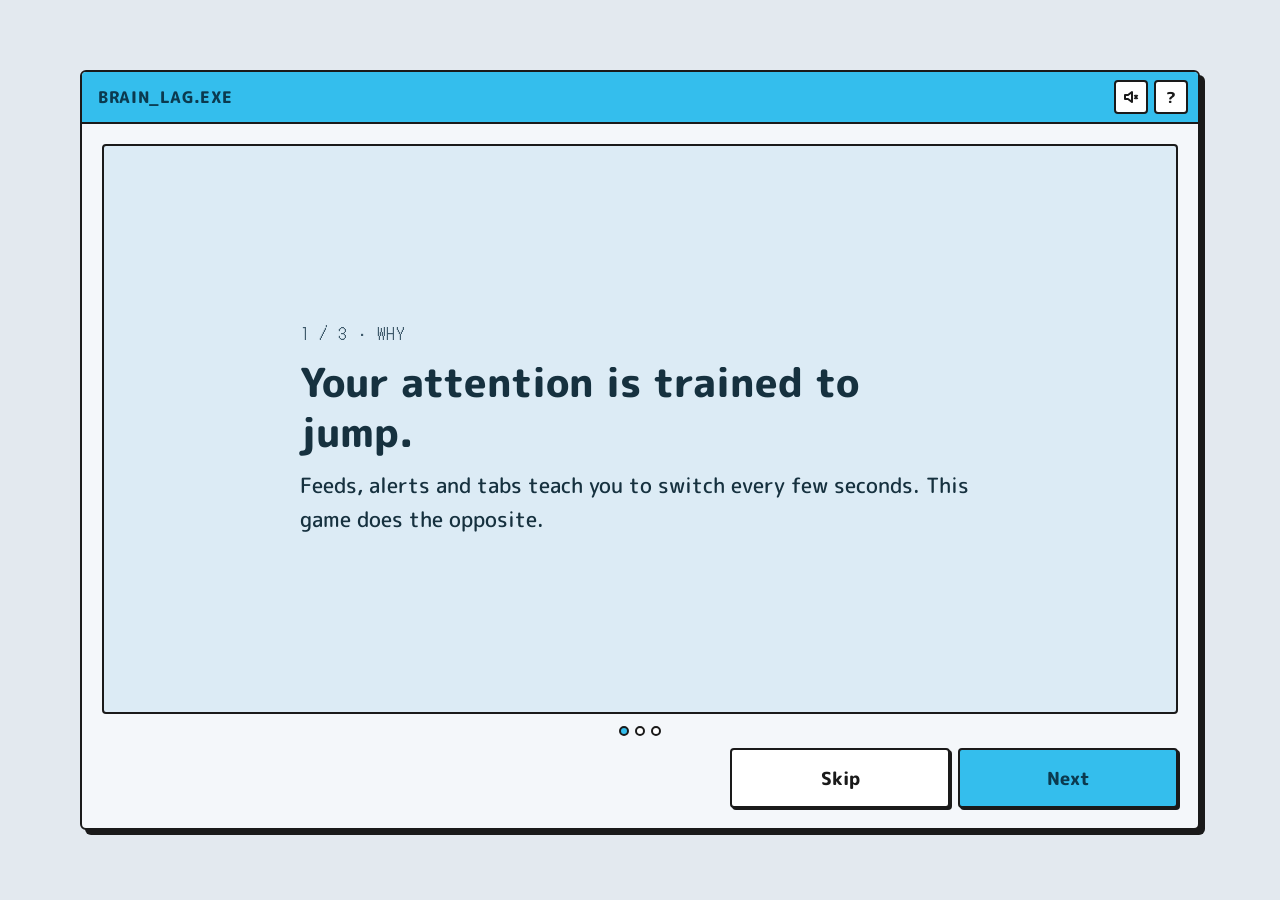
<file: index.html>
<!doctype html>
<html lang="en">
<head>
  <meta charset="utf-8">
  <meta name="viewport" content="width=device-width, initial-scale=1, viewport-fit=cover">
  <title>Brain Lag</title>
  <meta name="description" content="A two-minute working-memory workout: always answer the problem from N steps ago.">
  <meta name="theme-color" content="#34BEED">
  <meta property="og:title" content="Brain Lag">
  <meta property="og:description" content="A two-minute working-memory workout: always answer the problem from N steps ago.">
  <meta property="og:type" content="website">
  <meta property="og:url" content="https://brainlag-bay.vercel.app/">
  <meta property="og:image" content="https://brainlag-bay.vercel.app/og.png">
  <meta property="og:image:width" content="1200">
  <meta property="og:image:height" content="630">
  <meta property="og:image:alt" content="Brain Lag: answer the problem from N steps ago.">
  <meta name="twitter:card" content="summary_large_image">
  <link rel="icon" href="data:image/svg+xml,%3Csvg xmlns='http://www.w3.org/2000/svg' viewBox='0 0 32 32'%3E%3Crect x='2' y='2' width='26' height='26' rx='4' fill='%231A1A1A'/%3E%3Crect x='1' y='1' width='26' height='26' rx='4' fill='%2334BEED' stroke='%231A1A1A' stroke-width='2'/%3E%3Ctext x='14' y='21' font-family='monospace' font-weight='bold' font-size='16' text-anchor='middle' fill='%230B3A4F'%3EN%3C/text%3E%3C/svg%3E">
  <link rel="preload" href="fonts/mplusrounded1c-800-latin.woff2" as="font" type="font/woff2" crossorigin>
  <link rel="preload" href="fonts/dotgothic16-latin.woff2" as="font" type="font/woff2" crossorigin>
  <link rel="stylesheet" href="style.css">
</head>
<body>
<div class="desk">
  <div class="window" id="window">

    <header class="titlebar">
      <span class="titlebar-name">BRAIN_LAG.EXE</span>
      <div class="titlebar-btns">
        <button class="tb-btn" id="btn-sound" type="button" aria-pressed="false" aria-label="Sound" title="Sound">
          <svg class="sound-off" viewBox="0 0 16 16" fill="none" stroke="currentColor" stroke-width="2" stroke-linejoin="round" aria-hidden="true"><path d="M2 6h3l4-3v10l-4-3H2z"/><path d="M11.5 6l3 4M14.5 6l-3 4"/></svg>
          <svg class="sound-on" viewBox="0 0 16 16" fill="none" stroke="currentColor" stroke-width="2" stroke-linejoin="round" aria-hidden="true"><path d="M2 6h3l4-3v10l-4-3H2z"/><path d="M11.5 5.5a3.5 3.5 0 0 1 0 5"/></svg>
        </button>
        <button class="tb-btn" id="btn-help" type="button" aria-label="Why this game" title="Why this game">?</button>
        <button class="tb-btn" id="btn-close" type="button" aria-label="Back to levels" title="Back to levels" hidden>×</button>
      </div>
    </header>

    <main class="window-body">

      <!-- Intro: why play -->
      <section class="view" id="view-intro" hidden>
        <div class="screen screen--grow intro-screen">
          <p class="intro-step" id="intro-step"></p>
          <h1 class="intro-title" id="intro-title"></h1>
          <p class="intro-text" id="intro-text"></p>
        </div>
        <div class="dots" id="intro-dots"></div>
        <div class="btn-row">
          <button class="btn" id="intro-skip" type="button">Skip</button>
          <button class="btn btn--primary" id="intro-next" type="button">Next</button>
        </div>
      </section>

      <!-- Level select -->
      <section class="view" id="view-menu" hidden>
        <div class="screen">
          <div class="menu-head">
            <p class="menu-title">BRAIN LAG</p>
            <p class="menu-sub">ANSWER THE PROBLEM FROM N STEPS AGO</p>
          </div>
          <ul class="tracks" id="tracks"></ul>
        </div>
        <div class="menu-foot">
          <button class="btn" id="menu-why" type="button">Why play</button>
          <button class="btn btn--silver" id="menu-tutorial" type="button">Tutorial</button>
        </div>
      </section>

      <!-- Game -->
      <section class="view" id="view-game" hidden>
        <div class="screen screen--grow">
          <div class="screen-status">
            <span id="status"></span>
            <span class="timer" id="timer">00:00</span>
          </div>
          <div class="stack" id="stack" aria-live="polite"></div>
        </div>
        <div class="coach" id="coach" hidden><span class="coach-arrow" id="coach-arrow">▲</span><span id="coach-text"></span></div>
        <div class="progress">
          <div class="progress-track"><div class="progress-fill" id="progress-fill" style="width: 0%"></div></div>
          <span class="progress-label" id="progress-label">0/20</span>
        </div>
        <div class="keypad" id="keypad">
          <button class="key" data-key="1" type="button">1</button>
          <button class="key" data-key="2" type="button">2</button>
          <button class="key" data-key="3" type="button">3</button>
          <button class="key" data-key="4" type="button">4</button>
          <button class="key" data-key="5" type="button">5</button>
          <button class="key" data-key="6" type="button">6</button>
          <button class="key" data-key="7" type="button">7</button>
          <button class="key" data-key="8" type="button">8</button>
          <button class="key" data-key="9" type="button">9</button>
          <button class="key key--silver key--word" data-key="retry" type="button">
            <svg viewBox="0 0 16 16" fill="none" stroke="currentColor" stroke-width="2" stroke-linecap="round" aria-hidden="true"><path d="M3 8a5 5 0 1 0 1.5-3.5"/><path d="M3 2v3h3"/></svg>Retry
          </button>
          <button class="key" data-key="0" type="button">0</button>
          <button class="key key--primary key--word" data-key="action" id="key-action" type="button">Next</button>
        </div>
      </section>

      <!-- Results -->
      <section class="view" id="view-results" hidden>
        <div class="screen result-screen">
          <p class="result-level" id="res-level"></p>
          <p class="result-score"><span id="res-correct"></span><small id="res-total"></small></p>
          <p class="result-time" id="res-time"></p>
          <div class="result-strip" id="res-strip" aria-hidden="true"></div>
          <span class="badge" id="res-badge" hidden>new best</span>
          <p class="result-line" id="res-line"></p>
        </div>
        <div class="btn-row">
          <button class="btn btn--primary" id="res-again" type="button">Again</button>
          <button class="btn" id="res-levels" type="button">Levels</button>
        </div>
      </section>

    <!-- Pause + quit confirm cover the window body, title bar stays visible -->
    <div class="overlay" id="overlay-pause" hidden>
      <div class="overlay-card">
        <p class="overlay-title">Paused</p>
        <p class="overlay-text">The stack is covered while you're away. The timer is stopped.</p>
        <button class="btn btn--primary" id="pause-resume" type="button">Resume</button>
      </div>
    </div>
    <div class="overlay" id="overlay-quit" hidden>
      <div class="overlay-card">
        <p class="overlay-title">Quit round?</p>
        <p class="overlay-text">This round won't be saved.</p>
        <div class="btn-row">
          <button class="btn btn--primary" id="quit-stay" type="button">Keep going</button>
          <button class="btn" id="quit-leave" type="button">Quit</button>
        </div>
      </div>
    </div>

    </main>

  </div>
</div>
<script src="game.js"></script>
</body>
</html>
</file>
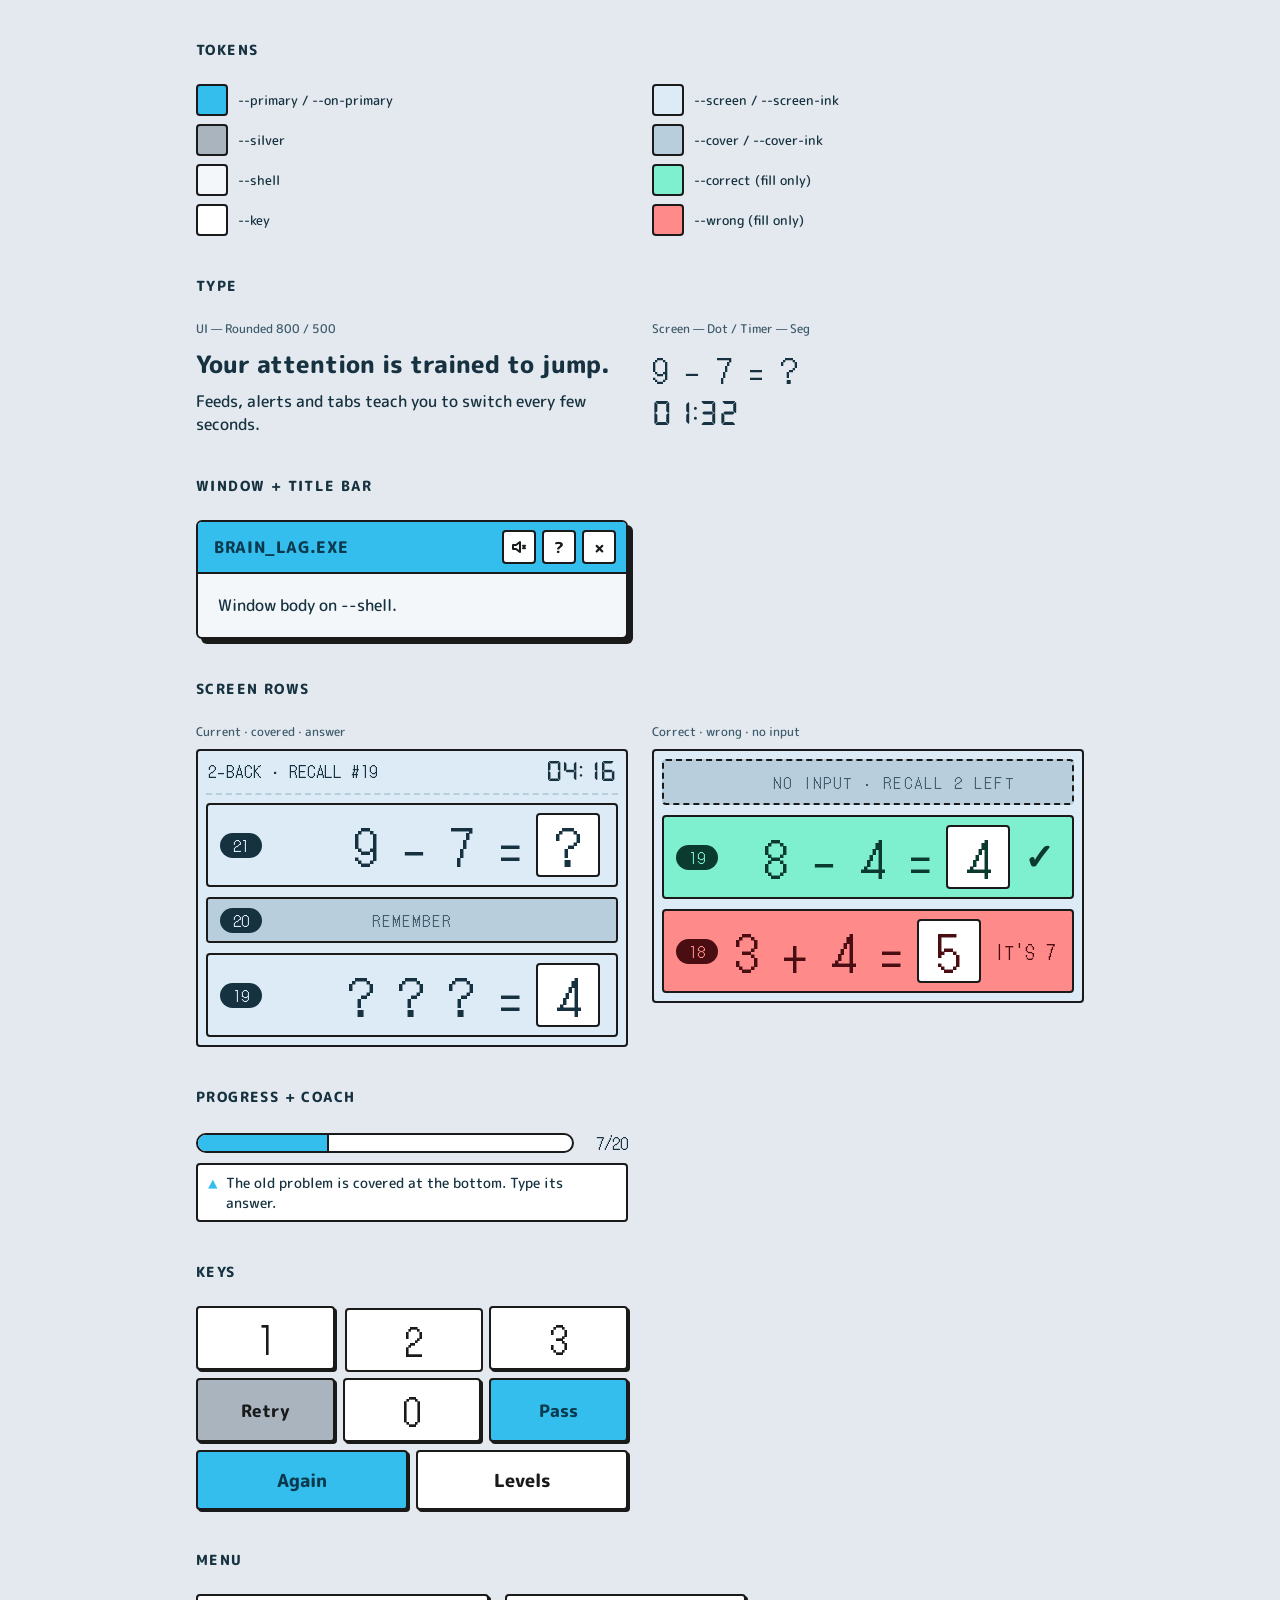
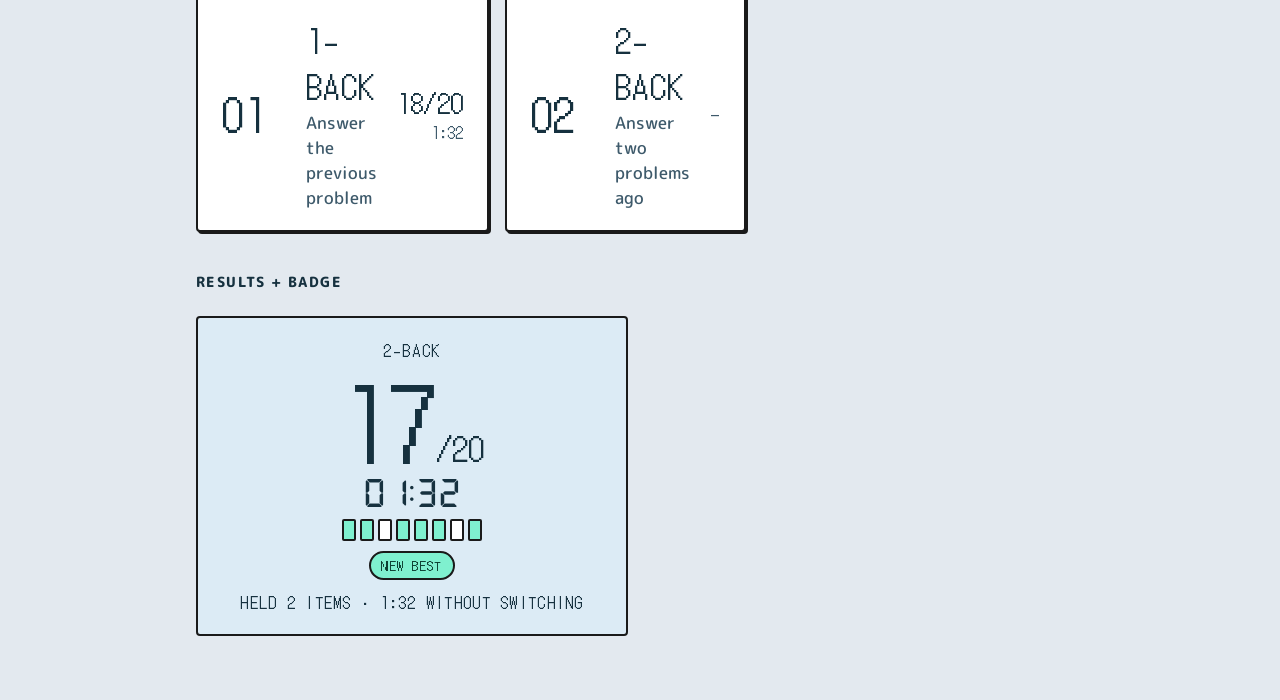
<file: styleboard.html>
<!doctype html>
<html lang="en">
<head>
  <meta charset="utf-8">
  <meta name="viewport" content="width=device-width, initial-scale=1">
  <title>Brain Lag style board</title>
  <link rel="stylesheet" href="style.css">
  <style>
    /* board layout only — not part of the game */
    body { overflow: auto; }
    .board { max-width: 920px; margin: 0 auto; padding: 24px 16px 64px; display: grid; grid-template-columns: repeat(auto-fit, minmax(300px, 1fr)); gap: 24px; }
    .board h2 { grid-column: 1 / -1; margin: 16px 0 0; font-weight: 800; font-size: 14px; letter-spacing: .1em; text-transform: uppercase; }
    .cell { display: flex; flex-direction: column; gap: 8px; }
    .cell > p { margin: 0; font-size: 12px; color: var(--cover-ink); }
    .swatch { display: flex; align-items: center; gap: 10px; font-size: 13px; }
    .swatch i { width: 32px; height: 32px; border: var(--line); border-radius: 4px; }
    .board .window { height: auto; }
  </style>
</head>
<body>
<div class="board">

  <h2>Tokens</h2>
  <div class="cell">
    <div class="swatch"><i style="background:var(--primary)"></i>--primary / --on-primary</div>
    <div class="swatch"><i style="background:var(--silver)"></i>--silver</div>
    <div class="swatch"><i style="background:var(--shell)"></i>--shell</div>
    <div class="swatch"><i style="background:var(--key)"></i>--key</div>
  </div>
  <div class="cell">
    <div class="swatch"><i style="background:var(--screen)"></i>--screen / --screen-ink</div>
    <div class="swatch"><i style="background:var(--cover)"></i>--cover / --cover-ink</div>
    <div class="swatch"><i style="background:var(--correct)"></i>--correct (fill only)</div>
    <div class="swatch"><i style="background:var(--wrong)"></i>--wrong (fill only)</div>
  </div>

  <h2>Type</h2>
  <div class="cell">
    <p>UI — Rounded 800 / 500</p>
    <div style="font-weight:800;font-size:24px">Your attention is trained to jump.</div>
    <div style="font-size:16px">Feeds, alerts and tabs teach you to switch every few seconds.</div>
  </div>
  <div class="cell">
    <p>Screen — Dot / Timer — Seg</p>
    <div style="font-family:var(--dot);font-size:32px">9 − 7 = ?</div>
    <div class="timer" style="font-size:24px">01:32</div>
  </div>

  <h2>Window + title bar</h2>
  <div class="cell">
    <div class="window">
      <div class="titlebar">
        <span class="titlebar-name">BRAIN_LAG.EXE</span>
        <div class="titlebar-btns">
          <button class="tb-btn" aria-pressed="false" aria-label="Sound"><svg viewBox="0 0 16 16" fill="none" stroke="currentColor" stroke-width="2" stroke-linejoin="round" aria-hidden="true"><path d="M2 6h3l4-3v10l-4-3H2z"/><path d="M11.5 6l3 4M14.5 6l-3 4"/></svg></button>
          <button class="tb-btn" aria-label="Why this game">?</button>
          <button class="tb-btn" aria-label="Quit">×</button>
        </div>
      </div>
      <div class="window-body"><p style="margin:0">Window body on --shell.</p></div>
    </div>
  </div>

  <h2>Screen rows</h2>
  <div class="cell">
    <p>Current · covered · answer</p>
    <div class="screen">
      <div class="screen-status"><span>2-back · recall #19</span><span class="timer">04:16</span></div>
      <div class="stack" style="min-height:0">
        <div class="row is-current"><span class="tag">21</span><div class="row-main"><span>9 − 7 =</span><span class="box">?</span></div></div>
        <div class="row is-hidden"><span class="tag">20</span><div class="row-main"><span>6 + 2 =</span></div><span class="cover-label">remember</span></div>
        <div class="row is-answer"><span class="tag">19</span><div class="row-main"><span>? ? ? =</span><span class="box is-pending">4</span></div></div>
      </div>
    </div>
  </div>
  <div class="cell">
    <p>Correct · wrong · no input</p>
    <div class="screen">
      <div class="stack">
        <div class="row is-blank"><span class="tag"></span><div class="row-main"><span>no input · recall 2 left</span></div></div>
        <div class="row is-ok"><span class="tag">19</span><div class="row-main"><span>8 − 4 =</span><span class="box">4</span><span class="verdict">✓</span></div></div>
        <div class="row is-bad"><span class="tag">18</span><div class="row-main"><span>3 + 4 =</span><span class="box">5</span><span class="verdict">it's 7</span></div></div>
      </div>
    </div>
  </div>

  <h2>Progress + coach</h2>
  <div class="cell">
    <div class="progress"><div class="progress-track"><div class="progress-fill" style="width: 35%"></div></div><span class="progress-label">7/20</span></div>
    <div class="coach"><span class="coach-arrow">▲</span><span>The old problem is covered at the bottom. Type its answer.</span></div>
  </div>

  <h2>Keys</h2>
  <div class="cell">
    <div class="keypad">
      <button class="key">1</button><button class="key is-pressed">2</button><button class="key">3</button>
      <button class="key key--silver key--word">Retry</button><button class="key">0</button><button class="key key--primary key--word">Pass</button>
    </div>
    <div class="btn-row"><button class="btn btn--primary">Again</button><button class="btn">Levels</button></div>
  </div>

  <h2>Menu</h2>
  <div class="cell">
    <ul class="tracks">
      <li><button class="track"><span class="track-num">01</span><span class="track-text"><span class="track-name">1-BACK</span><span class="track-sub">Answer the previous problem</span></span><span class="track-best"><b>18/20</b>1:32</span></button></li>
      <li><button class="track"><span class="track-num">02</span><span class="track-text"><span class="track-name">2-BACK</span><span class="track-sub">Answer two problems ago</span></span><span class="track-best">—</span></button></li>
    </ul>
  </div>

  <h2>Results + badge</h2>
  <div class="cell">
    <div class="screen result-screen">
      <p class="result-level">2-back</p>
      <p class="result-score">17<small>/20</small></p>
      <p class="result-time">01:32</p>
      <div class="result-strip"><i></i><i></i><i class="miss"></i><i></i><i></i><i></i><i class="miss"></i><i></i></div>
      <span class="badge">new best</span>
      <p class="result-line">held 2 items · 1:32 without switching</p>
    </div>
  </div>

</div>
</body>
</html>
</file>
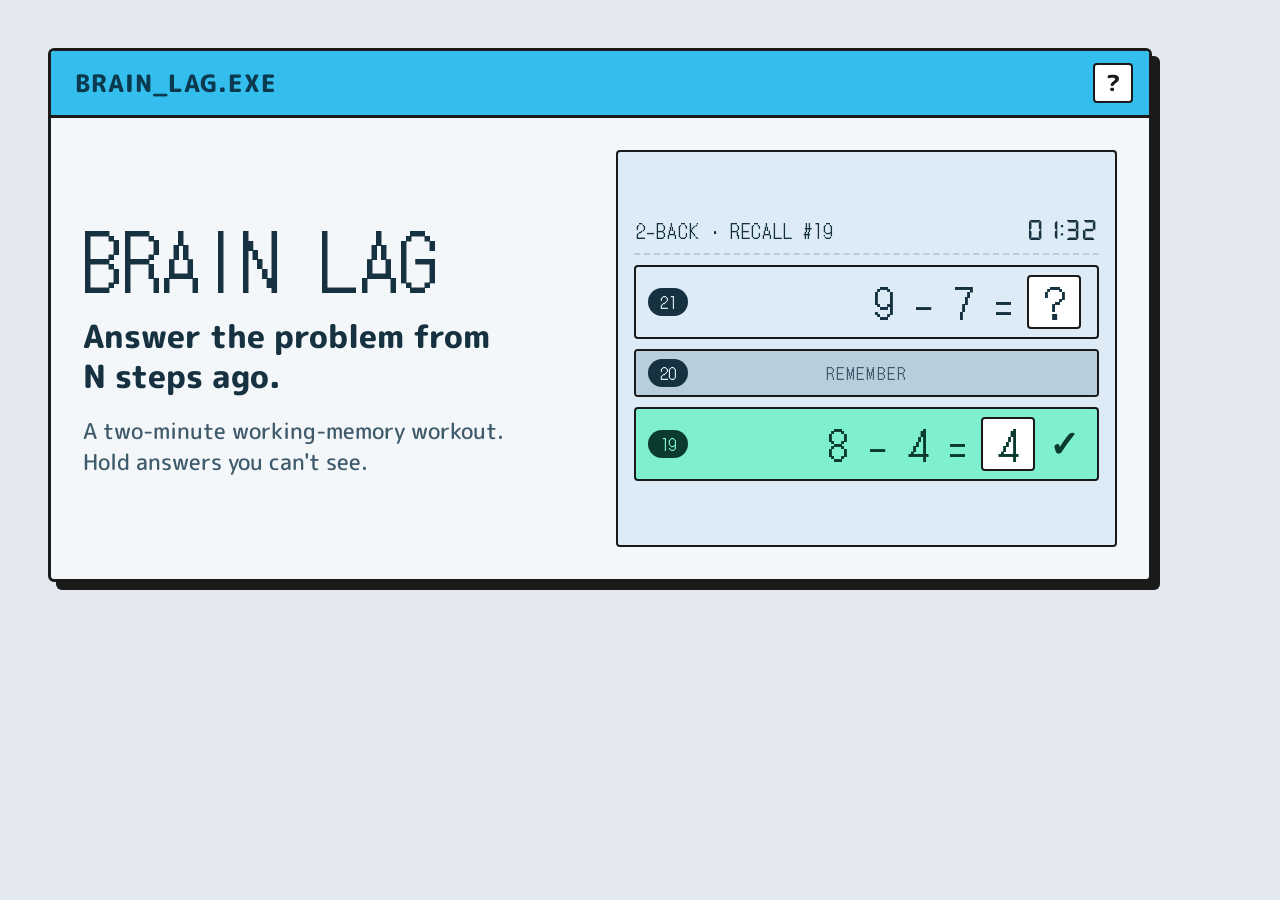
<file: tools/og.html>
<!doctype html>
<html lang="en">
<head>
  <meta charset="utf-8">
  <title>Brain Lag link preview</title>
  <!-- Source for og.png (1200×630). Render: see tools/README in CLAUDE.md. Not deployed. -->
  <link rel="stylesheet" href="../style.css">
  <style>
    html, body { width: 1200px; height: 630px; overflow: hidden; }
    body { display: grid; place-items: center; background: var(--desk); }
    .og-window { width: 1104px; height: 534px; max-width: none; box-shadow: 8px 8px 0 var(--outline); border-width: 3px; }
    .og-window .titlebar { padding: 12px 16px 12px 24px; border-bottom-width: 3px; }
    .og-window .titlebar-name { font-size: 24px; }
    .og-window .tb-btn { width: 40px; height: 40px; font-size: 22px; }
    .og-body { flex: 1; display: grid; grid-template-columns: 1fr 1fr; gap: 32px; padding: 32px; }
    .og-copy { display: flex; flex-direction: column; justify-content: center; gap: 20px; }
    .og-title { margin: 0; font-family: var(--dot); font-size: 76px; line-height: 1; letter-spacing: .02em; }
    .og-tag { margin: 0; font-weight: 800; font-size: 32px; line-height: 1.25; }
    .og-sub { margin: 0; font-size: 22px; line-height: 1.4; color: var(--cover-ink); }
    .og-screen { justify-content: center; padding: 16px; gap: 10px; }
    .og-screen .screen-status { font-size: 18px; }
    .og-screen .timer { font-size: 20px; }
    .og-screen .stack { flex: none; gap: 10px; }
    .og-screen .row { min-height: 72px; }
    .og-screen .row-main { font-size: 40px; }
    .og-screen .box { width: 54px; height: 54px; }
    .og-screen .tag { font-size: 16px; min-width: 40px; }
    .og-screen .row.is-hidden { min-height: 44px; }
    .og-screen .cover-label { font-size: 16px; }
  </style>
</head>
<body>
  <div class="window og-window">
    <header class="titlebar">
      <span class="titlebar-name">BRAIN_LAG.EXE</span>
      <div class="titlebar-btns"><span class="tb-btn">?</span></div>
    </header>
    <div class="og-body">
      <div class="og-copy">
        <p class="og-title">BRAIN LAG</p>
        <p class="og-tag">Answer the problem from N&nbsp;steps ago.</p>
        <p class="og-sub">A two-minute working-memory workout.<br>Hold answers you can't see.</p>
      </div>
      <div class="screen og-screen">
        <div class="screen-status"><span>2-back · recall #19</span><span class="timer">01:32</span></div>
        <div class="stack">
          <div class="row is-current"><span class="tag">21</span><div class="row-main"><span>9 − 7 =</span><span class="box">?</span></div></div>
          <div class="row is-hidden"><span class="tag">20</span><div class="row-main"><span>6 + 2 =</span></div><span class="cover-label">remember</span></div>
          <div class="row is-ok"><span class="tag">19</span><div class="row-main"><span>8 − 4 =</span><span class="box">4</span><span class="verdict">✓</span></div></div>
        </div>
      </div>
    </div>
  </div>
</body>
</html>
</file>
<file: style.css>
/* =========================================================
   Brain Lag — styles
   Rules live in CLAUDE.md. Use tokens only; no raw hex below :root.
   ========================================================= */

@font-face { font-family: "Rounded"; src: url("fonts/mplusrounded1c-500-latin.woff2") format("woff2"); font-weight: 500; font-display: block; }
@font-face { font-family: "Rounded"; src: url("fonts/mplusrounded1c-800-latin.woff2") format("woff2"); font-weight: 800; font-display: block; }
@font-face { font-family: "Dot"; src: url("fonts/dotgothic16-latin.woff2") format("woff2"); font-weight: 400; font-display: block; }
@font-face { font-family: "Seg"; src: url("fonts/dseg7classic-bold.woff2") format("woff2"); font-weight: 700; font-display: block; }

:root {
  color-scheme: light;

  --desk: #E3E9EF;
  --shell: #F4F7FA;
  --key: #FFFFFF;
  --primary: #34BEED;
  --on-primary: #0B3A4F;
  --silver: #A9B4BF;
  --screen: #DCEBF5;
  --screen-ink: #16313F;
  --cover: #B9CEDC;
  --cover-ink: #3E5A6B;
  --correct: #7FF0CF;
  --on-correct: #0B3A2E;
  --wrong: #FF8A8A;
  --on-wrong: #4A0E12;
  --outline: #1A1A1A;

  --line: 2px solid var(--outline);
  --shadow-window: 3px 3px 0 var(--outline);
  --shadow-key: 2px 2px 0 var(--outline);

  --ui: "Rounded", ui-rounded, sans-serif;
  --dot: "Dot", ui-monospace, monospace;
  --seg: "Seg", ui-monospace, monospace;

  --fast: 150ms;
  --base: 240ms;
  --ease: cubic-bezier(.2, .8, .3, 1);
}

* { box-sizing: border-box; }
html, body { margin: 0; height: 100%; }
body {
  background: var(--desk);
  color: var(--screen-ink);
  font-family: var(--ui);
  font-weight: 500;
  -webkit-font-smoothing: antialiased;
  -webkit-tap-highlight-color: transparent;
  overscroll-behavior: none;
}
button { font: inherit; color: inherit; touch-action: manipulation; cursor: pointer; }
[hidden] { display: none !important; }
.sr-only { position: absolute; width: 1px; height: 1px; overflow: hidden; clip: rect(0 0 0 0); white-space: nowrap; }

/* ---------- Page + window ---------- */
.desk {
  min-height: 100dvh;
  display: grid;
  place-items: center;
  padding: max(12px, env(safe-area-inset-top)) max(12px, env(safe-area-inset-right)) max(12px, env(safe-area-inset-bottom)) max(12px, env(safe-area-inset-left));
}
.window {
  position: relative;
  width: 100%;
  max-width: 420px;
  height: min(780px, calc(100dvh - 24px));
  display: flex;
  flex-direction: column;
  background: var(--shell);
  border: var(--line);
  border-radius: 6px;
  box-shadow: var(--shadow-window);
  overflow: hidden;
}
.window.is-shaking { animation: shake 280ms var(--ease); }

.titlebar {
  flex: none;
  display: flex;
  align-items: center;
  justify-content: space-between;
  gap: 8px;
  padding: 6px 8px 6px 12px;
  background: var(--primary);
  color: var(--on-primary);
  border-bottom: var(--line);
}
.titlebar-name { font-weight: 800; font-size: 14px; letter-spacing: .04em; }
.titlebar-btns { display: flex; gap: 6px; }
.tb-btn {
  position: relative;
  width: 30px;
  height: 30px;
  display: grid;
  place-items: center;
  padding: 0;
  background: var(--key);
  color: var(--outline);
  border: var(--line);
  border-radius: 4px;
  font-weight: 800;
  font-size: 15px;
  line-height: 1;
}
.tb-btn:active { transform: translate(1px, 1px); }
.tb-btn svg { width: 16px; height: 16px; }
.tb-btn[aria-pressed="false"] .sound-on { display: none; }
.tb-btn[aria-pressed="true"] .sound-off { display: none; }

.window-body {
  position: relative;
  flex: 1;
  min-height: 0;
  display: flex;
  flex-direction: column;
  gap: 12px;
  padding: 12px;
}
.view { flex: 1; min-height: 0; display: flex; flex-direction: column; gap: 12px; }

/* ---------- Screen (LCD) ---------- */
.screen {
  position: relative;
  background: var(--screen);
  border: var(--line);
  border-radius: 4px;
  padding: 8px;
  display: flex;
  flex-direction: column;
  gap: 8px;
  font-family: var(--dot);
  color: var(--screen-ink);
}
.screen--grow { flex: 1; min-height: 0; }
.screen-status {
  display: flex;
  justify-content: space-between;
  align-items: center;
  gap: 8px;
  font-size: 14px;
  letter-spacing: .06em;
  text-transform: uppercase;
  padding: 0 2px 6px;
  border-bottom: 2px dashed var(--cover);
}
.timer { font-family: var(--seg); font-size: 16px; letter-spacing: .02em; }

/* ---------- Stack rows ---------- */
.stack { position: relative; flex: 1; min-height: 0; display: flex; flex-direction: column; gap: 6px; }
.row {
  position: relative;
  display: flex;
  align-items: center;
  gap: 10px;
  min-height: 58px;
  padding: 6px 10px 6px 8px;
  background: var(--screen);
  border: var(--line);
  border-radius: 4px;
  overflow: hidden;
  transition: background-color var(--fast) linear;
}
.row.is-answer { margin-top: auto; }
.tag {
  flex: none;
  min-width: 34px;
  padding: 2px 8px;
  border-radius: 999px;
  background: var(--screen-ink);
  color: var(--screen);
  font-size: 13px;
  text-align: center;
  font-variant-numeric: tabular-nums;
}
.row-main {
  flex: 1;
  display: flex;
  align-items: center;
  justify-content: flex-end;
  gap: 10px;
  font-size: 32px;
  line-height: 1;
  white-space: nowrap;
}
.box {
  width: 44px;
  height: 44px;
  display: grid;
  place-items: center;
  border: var(--line);
  border-radius: 4px;
  background: var(--key);
}
.box.is-pending { animation: blink 500ms steps(2) infinite; }
.verdict { font-size: 14px; letter-spacing: .06em; text-transform: uppercase; }
.row.is-ok .verdict { font-family: var(--ui); font-weight: 800; font-size: 26px; }

/* covered row: the shutter is a pseudo-element so it can slide over the content */
.row.is-hidden, .row.is-blank { min-height: 34px; }
.row.is-hidden .row-main, .row.is-blank .row-main {
  justify-content: center;
  font-size: 13px;
  letter-spacing: .14em;
  text-transform: uppercase;
  color: var(--cover-ink);
}
.row.is-hidden::after {
  content: "";
  position: absolute;
  inset: 0;
  z-index: 1;
  background: var(--cover);
}
.row.is-hidden .row-main { position: relative; z-index: 0; color: var(--screen-ink); }
.row.is-hidden .tag { position: relative; z-index: 2; }
.cover-label {
  position: absolute;
  inset: 0;
  z-index: 2;
  display: grid;
  place-items: center;
  font-size: 13px;
  letter-spacing: .14em;
  text-transform: uppercase;
  color: var(--cover-ink);
}
.row.is-hidden.is-closing .cover-label { animation: fade-in var(--base) linear both; }
.key.is-nudge { animation: shake 280ms var(--ease); }
.row.is-hidden.is-closing::after { animation: shutter var(--base) var(--ease) both; }
.row.is-blank { background: var(--cover); border-style: dashed; }
.row.is-blank .tag { visibility: hidden; }

.row.is-ok { background: var(--correct); color: var(--on-correct); animation: bounce var(--base) var(--ease); }
.row.is-ok .tag { background: var(--on-correct); color: var(--correct); }
.row.is-bad { background: var(--wrong); color: var(--on-wrong); }
.row.is-bad .tag { background: var(--on-wrong); color: var(--wrong); }
.row.is-entering { animation: drop-in var(--base) var(--ease) both; }
.row.is-coach { outline: 3px solid var(--primary); outline-offset: 2px; }

/* ---------- Pause / dialog overlay (inside the window) ---------- */
.overlay {
  position: absolute;
  inset: 0;
  z-index: 5;
  display: grid;
  place-items: center;
  padding: 16px;
  background: var(--cover);
  font-family: var(--ui);
}
.overlay-card {
  width: 100%;
  max-width: 320px;
  display: flex;
  flex-direction: column;
  gap: 12px;
  padding: 16px;
  background: var(--shell);
  border: var(--line);
  border-radius: 6px;
  box-shadow: var(--shadow-window);
  text-align: center;
}
.overlay-title { margin: 0; font-family: var(--dot); font-size: 18px; letter-spacing: .08em; text-transform: uppercase; }
.overlay-text { margin: 0; font-size: 14px; line-height: 1.5; }

/* ---------- Progress ---------- */
.progress { display: flex; align-items: center; gap: 10px; }
.progress-track {
  flex: 1;
  height: 16px;
  background: var(--key);
  border: var(--line);
  border-radius: 999px;
  overflow: hidden;
}
.progress-fill {
  height: 100%;
  width: 0;
  background: var(--primary);
  border-right: var(--line);
  transition: width var(--base) var(--ease);
}
.progress-fill[style*="width: 0%"] { border-right: 0; }
.progress-label { font-family: var(--dot); font-size: 14px; min-width: 44px; text-align: right; font-variant-numeric: tabular-nums; }

/* ---------- Coach (tutorial hint) ---------- */
.coach {
  display: flex;
  gap: 8px;
  align-items: flex-start;
  padding: 8px 10px;
  background: var(--key);
  border: var(--line);
  border-radius: 4px;
  font-size: 14px;
  line-height: 1.4;
}
.coach-arrow { font-family: var(--dot); color: var(--primary); font-size: 16px; line-height: 1.2; }

/* ---------- Keys ---------- */
.keypad { flex: none; display: grid; grid-template-columns: repeat(3, 1fr); gap: 8px; }
.key, .btn {
  min-height: 52px;
  height: clamp(52px, 8.2dvh, 64px);
  display: flex;
  align-items: center;
  justify-content: center;
  gap: 6px;
  padding: 0 12px;
  background: var(--key);
  color: var(--outline);
  border: var(--line);
  border-radius: 4px;
  box-shadow: var(--shadow-key);
  transition: transform 60ms linear, box-shadow 60ms linear;
}
.key { font-family: var(--dot); font-size: 26px; }
.btn { font-weight: 800; font-size: 16px; height: 52px; }
.key:active, .btn:active, .key.is-pressed { transform: translate(2px, 2px); box-shadow: 0 0 0 var(--outline); }
.key--silver, .btn--silver { background: var(--silver); }
.key--primary, .btn--primary { background: var(--primary); color: var(--on-primary); }
.key--word { font-family: var(--ui); font-weight: 800; font-size: 15px; }
.key svg, .btn svg { width: 16px; height: 16px; flex: none; }
.btn-row { display: grid; grid-template-columns: 1fr 1fr; gap: 8px; }
.btn-row > [hidden] + .btn { grid-column: 1 / -1; }

/* ---------- Menu (track list) ---------- */
.menu-head { font-family: var(--dot); display: flex; flex-direction: column; gap: 4px; padding: 4px 2px 8px; border-bottom: 2px dashed var(--cover); }
.menu-title { margin: 0; font-size: 28px; letter-spacing: .04em; }
.menu-sub { margin: 0; font-size: 14px; letter-spacing: .04em; }
.tracks { list-style: none; margin: 0; padding: 0; display: flex; flex-direction: column; gap: 6px; }
.track {
  width: 100%;
  display: flex;
  align-items: center;
  gap: 10px;
  padding: 10px;
  background: var(--key);
  border: var(--line);
  border-radius: 4px;
  box-shadow: var(--shadow-key);
  text-align: left;
  font-family: var(--dot);
  transition: transform 60ms linear, box-shadow 60ms linear;
}
.track:active { transform: translate(2px, 2px); box-shadow: 0 0 0 var(--outline); }
.track-num { font-size: 20px; width: 28px; }
.track-text { flex: 1; display: flex; flex-direction: column; gap: 2px; }
.track-name { font-size: 18px; letter-spacing: .04em; }
.track-sub { font-family: var(--ui); font-size: 13px; color: var(--cover-ink); }
.track-best { font-size: 13px; text-align: right; color: var(--cover-ink); white-space: nowrap; }
.track-best b { display: block; font-weight: 400; font-size: 16px; color: var(--screen-ink); }
.menu-foot { margin-top: auto; display: grid; grid-template-columns: 1fr 1fr; gap: 8px; }

/* ---------- Intro ---------- */
.intro { flex: 1; display: flex; flex-direction: column; gap: 12px; }
.intro-screen { flex: 1; justify-content: center; padding: 20px 16px; gap: 12px; }
.intro-step { margin: 0; font-family: var(--dot); font-size: 14px; letter-spacing: .1em; text-transform: uppercase; color: var(--cover-ink); }
.intro-title { margin: 0; font-family: var(--ui); font-weight: 800; font-size: 24px; line-height: 1.25; }
.intro-text { margin: 0; font-family: var(--ui); font-size: 16px; line-height: 1.6; }
.dots { display: flex; gap: 6px; justify-content: center; }
.dot { width: 10px; height: 10px; border: var(--line); border-radius: 999px; background: var(--key); }
.dot.is-on { background: var(--primary); }

/* ---------- Results ---------- */
.result-screen { flex: 1; justify-content: center; align-items: center; text-align: center; gap: 10px; padding: 20px 12px; }
.result-level { margin: 0; font-size: 14px; letter-spacing: .1em; text-transform: uppercase; }
.result-score { margin: 0; font-size: 64px; line-height: 1; }
.result-score small { font-size: 24px; }
.result-time { margin: 0; font-family: var(--seg); font-size: 22px; }
.result-strip { display: flex; flex-wrap: wrap; justify-content: center; gap: 3px; max-width: 260px; }
.result-strip i { width: 10px; height: 16px; border: 2px solid var(--outline); border-radius: 2px; background: var(--correct); }
.result-strip i.miss { background: var(--key); }
.result-line { margin: 0; font-size: 13px; letter-spacing: .08em; text-transform: uppercase; }
.badge {
  display: inline-block;
  padding: 3px 10px;
  border: var(--line);
  border-radius: 999px;
  background: var(--correct);
  color: var(--on-correct);
  font-size: 13px;
  letter-spacing: .1em;
  text-transform: uppercase;
}

/* ---------- Motion ---------- */
@keyframes shake { 0%, 100% { transform: translateX(0); } 25% { transform: translateX(-4px); } 50% { transform: translateX(4px); } 75% { transform: translateX(-2px); } }
@keyframes bounce { 0% { transform: scale(1); } 45% { transform: scale(1.03); } 100% { transform: scale(1); } }
@keyframes drop-in { from { transform: translateY(-14px); opacity: 0; } to { transform: none; opacity: 1; } }
@keyframes shutter { from { transform: translateX(-101%); } to { transform: none; } }
@keyframes blink { 50% { background: var(--screen); } }
@keyframes fade-in { from { opacity: 0; } to { opacity: 1; } }

@media (prefers-reduced-motion: reduce) {
  .window.is-shaking, .row.is-ok, .row.is-entering, .row.is-hidden.is-closing::after, .row.is-hidden.is-closing .cover-label, .box.is-pending, .key.is-nudge { animation: none; }
  .progress-fill { transition: none; }
}

/* ---------- Tablets (portrait): a little wider, still one column ---------- */
@media (min-width: 600px) and (max-width: 899px) {
  .desk { padding: 24px; }
  .window { max-width: 680px; height: min(980px, calc(100dvh - 48px)); }
}

/* ---------- Wide screens: landscape window, screen left, controls right ---------- */
@media (min-width: 900px) and (min-height: 540px) {
  .desk { padding: 24px; }
  .window {
    max-width: 1120px;
    height: min(760px, calc(100dvh - 48px));
    box-shadow: 5px 5px 0 var(--outline);
  }
  .titlebar { padding: 8px 10px 8px 16px; }
  .titlebar-name { font-size: 16px; }
  .tb-btn { width: 34px; height: 34px; }
  .window-body { padding: 20px; gap: 20px; }

  /* Game: big screen on the left, progress + keypad on the right */
  #view-game {
    display: grid;
    grid-template-columns: minmax(0, 1.45fr) minmax(300px, 1fr);
    grid-template-rows: auto auto 1fr;
    grid-template-areas:
      "screen progress"
      "screen coach"
      "screen keypad";
    gap: 16px 20px;
  }
  #view-game > .keypad { grid-auto-rows: 1fr; }
  #view-game .key { height: auto; min-height: 64px; }
  #view-game > .screen { grid-area: screen; padding: 12px; gap: 12px; }
  #view-game > .coach { grid-area: coach; font-size: 16px; padding: 12px 14px; }
  #view-game > .progress { grid-area: progress; }
  #view-game > .keypad { grid-area: keypad; gap: 10px; }
  .screen-status { font-size: 16px; padding-bottom: 10px; }
  .timer { font-size: 20px; }
  .stack { gap: 10px; }
  .row { min-height: 84px; padding: 8px 16px 8px 12px; gap: 14px; }
  .row-main { font-size: 48px; gap: 14px; }
  .box { width: 64px; height: 64px; }
  .tag { font-size: 15px; min-width: 42px; }
  .verdict { font-size: 18px; }
  .row.is-ok .verdict { font-size: 36px; }
  .row.is-hidden, .row.is-blank { min-height: 46px; }
  .cover-label, .row.is-blank .row-main { font-size: 15px; }
  .key { font-size: 36px; }
  .key--word { font-size: 17px; }
  .progress-track { height: 20px; }
  .progress-label { font-size: 16px; }

  /* Menu: level list in two columns */
  .menu-title { font-size: 40px; }
  .menu-sub { font-size: 16px; }
  #view-menu > .screen { flex: 1; padding: 16px; gap: 16px; }
  .tracks { flex: 1; display: grid; grid-template-columns: 1fr 1fr; grid-auto-rows: 1fr; gap: 16px; }
  .track { height: 100%; padding: 20px 24px; gap: 20px; }
  .track-num { font-size: 44px; width: 64px; }
  .track-name { font-size: 32px; }
  .track-sub { font-size: 17px; }
  .track-best { font-size: 16px; }
  .track-best b { font-size: 26px; }
  .menu-foot { grid-template-columns: repeat(2, minmax(0, 220px)); justify-content: end; }

  /* Intro: larger, comfortable line length */
  .intro-screen { padding: 40px 56px; align-items: center; }
  .intro-screen > * { width: 100%; max-width: 680px; }
  .intro-step { font-size: 16px; }
  .intro-title { font-size: 40px; }
  .intro-text { font-size: 21px; }
  #view-intro .btn-row { grid-template-columns: repeat(2, minmax(0, 220px)); justify-content: end; }
  #view-intro .btn-row > [hidden] + .btn { grid-column: 2; }

  /* Results: full-width screen, actions bottom-right (same as menu + intro) */
  #view-results .btn-row { grid-template-columns: repeat(2, minmax(0, 220px)); justify-content: end; }
  .result-score { font-size: 96px; }
  .result-score small { font-size: 32px; }
  .result-time { font-size: 28px; }
  .result-level, .result-line { font-size: 16px; }
  .result-strip { max-width: 360px; gap: 4px; }
  .result-strip i { width: 14px; height: 22px; }
  .btn { height: 60px; font-size: 18px; }

  .overlay-card { max-width: 380px; padding: 24px; }
  .overlay-title { font-size: 22px; }
  .overlay-text { font-size: 16px; }
}

/* Short phones: tighten rows so 4-Back still fits */
@media (max-height: 680px) {
  .row { min-height: 50px; }
  .row-main { font-size: 28px; }
  .box { width: 38px; height: 38px; }
  .row.is-hidden, .row.is-blank { min-height: 28px; }
  .window-body { gap: 8px; padding: 10px; }
}
</file>
